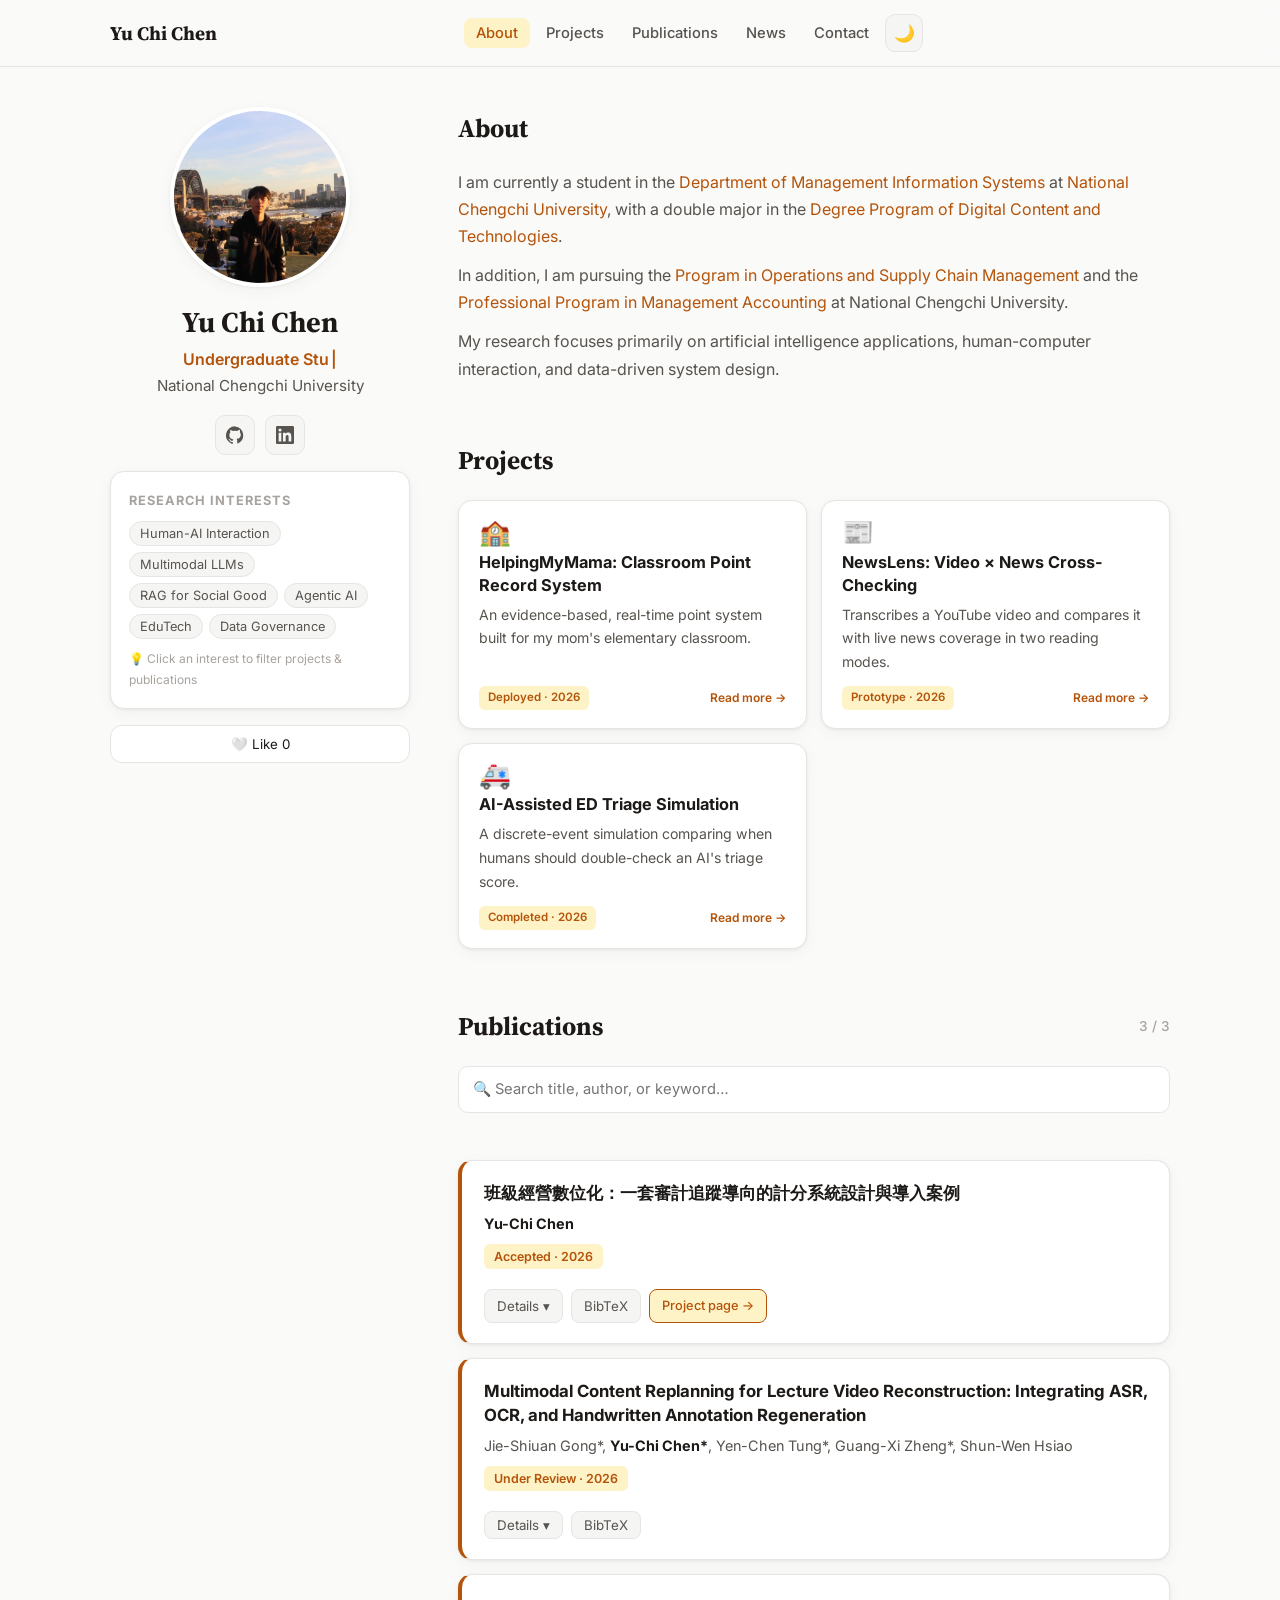
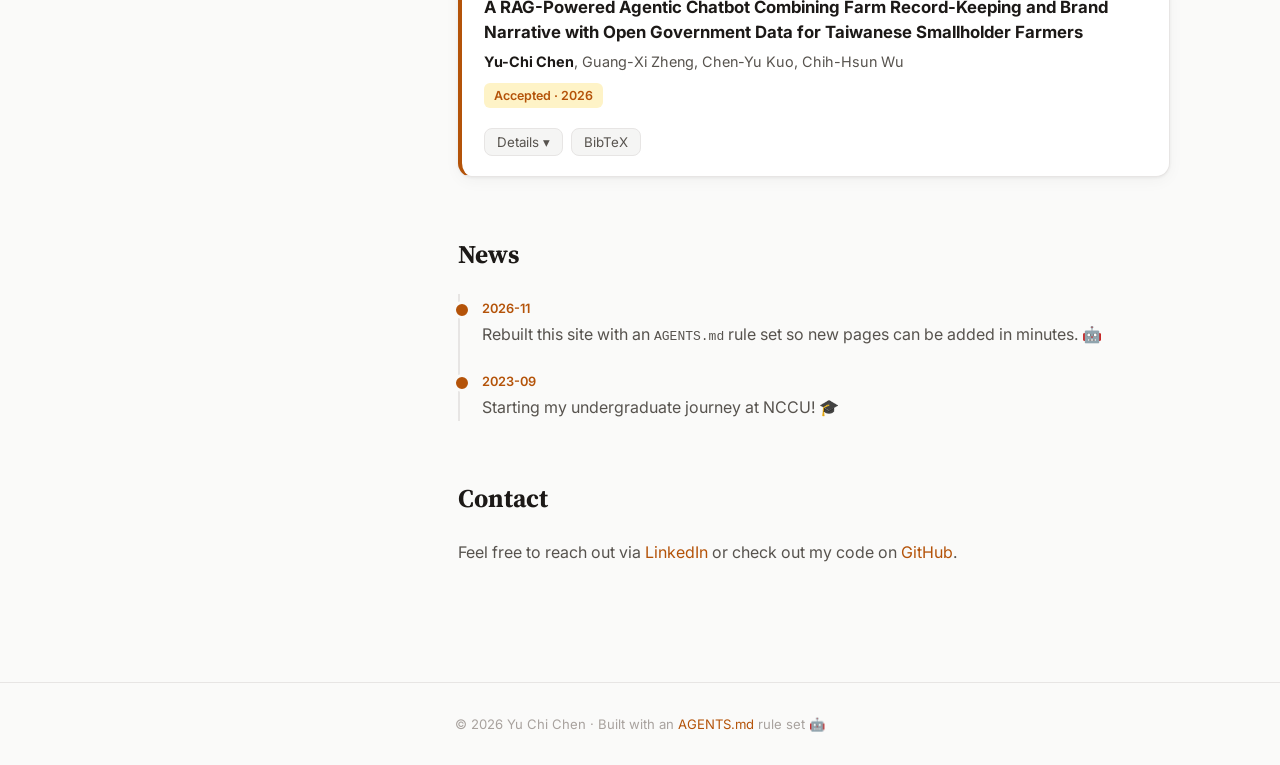
<file: index.html>
<!DOCTYPE html>
<html lang="en">
<head>
<meta charset="UTF-8">
<meta name="viewport" content="width=device-width, initial-scale=1">
<title>Yu Chi Chen</title>
<meta name="description" content="Undergraduate student at National Chengchi University.">
<link rel="preconnect" href="https://fonts.googleapis.com">
<link href="https://fonts.googleapis.com/css2?family=Inter:wght@400;500;600;700&family=Source+Serif+4:wght@600;700&display=swap" rel="stylesheet">
<link rel="stylesheet" href="assets/css/style.css">
</head>
<body data-page="home">

<header>
  <nav class="nav">
    <a class="brand" href="#about">Yu Chi Chen</a>
    <ul class="nav-links" id="navLinks">
      <li><a href="#about">About</a></li>
      <li><a href="#projects">Projects</a></li>
      <li><a href="#publications">Publications</a></li>
      <li><a href="#news">News</a></li>
      <li><a href="#contact">Contact</a></li>
      <li class="theme-li"><button class="icon-btn" id="themeBtn" title="Toggle dark mode" aria-label="Toggle dark mode">🌙</button></li>
    </ul>
    <div style="display:flex;gap:8px">
      <button class="icon-btn menu-btn" id="themeBtnMobile" aria-label="Toggle dark mode">🌙</button>
      <button class="icon-btn menu-btn" id="menuBtn" aria-label="Open menu">☰</button>
    </div>
  </nav>
</header>

<main>
  <!-- ===== Profile sidebar ===== -->
  <aside>
    <img class="avatar" id="avatar" src="bio.jpg" alt="Yu Chi Chen"
         onerror="this.outerHTML='<div class=&quot;avatar-fallback&quot; id=&quot;avatar&quot;>YC</div>';">
    <h1>Yu Chi Chen</h1>
    <div class="typed" id="typed"></div>
    <div class="affil">National Chengchi University</div>

    <div class="socials">
      <a href="https://github.com/ycchenn" target="_blank" rel="noopener" title="GitHub">
        <svg viewBox="0 0 24 24"><path d="M12 .5a12 12 0 0 0-3.8 23.4c.6.1.8-.3.8-.6v-2.1c-3.3.7-4-1.6-4-1.6-.6-1.4-1.4-1.8-1.4-1.8-1.1-.7.1-.7.1-.7 1.2.1 1.9 1.3 1.9 1.3 1.1 1.9 2.9 1.3 3.6 1 .1-.8.4-1.3.8-1.6-2.7-.3-5.5-1.3-5.5-6 0-1.3.5-2.4 1.3-3.2-.1-.3-.6-1.5.1-3.2 0 0 1-.3 3.3 1.2a11.5 11.5 0 0 1 6 0C17.3 4.6 18.3 5 18.3 5c.7 1.7.2 2.9.1 3.2.8.8 1.3 1.9 1.3 3.2 0 4.6-2.8 5.6-5.5 5.9.4.4.8 1.1.8 2.2v3.3c0 .3.2.7.8.6A12 12 0 0 0 12 .5Z"/></svg>
      </a>
      <a href="https://www.linkedin.com/in/yuchichen2005/" target="_blank" rel="noopener" title="LinkedIn">
        <svg viewBox="0 0 24 24"><path d="M20.4 20.5h-3.6v-5.6c0-1.3 0-3-1.8-3s-2.1 1.4-2.1 2.9v5.7H9.3V9h3.4v1.6c.5-.9 1.6-1.8 3.4-1.8 3.6 0 4.3 2.4 4.3 5.5v6.2ZM5.3 7.4a2.1 2.1 0 1 1 0-4.2 2.1 2.1 0 0 1 0 4.2ZM7.1 20.5H3.5V9h3.6v11.5ZM22.2 0H1.8C.8 0 0 .8 0 1.7v20.6c0 .9.8 1.7 1.8 1.7h20.4c1 0 1.8-.8 1.8-1.7V1.7C24 .8 23.2 0 22.2 0Z"/></svg>
      </a>
    </div>

    <div class="side-card">
      <h3>Research Interests</h3>
      <div class="chips" id="interestChips"></div>
      <p class="hint">💡 Click an interest to filter projects &amp; publications</p>
    </div>

    <button class="like-btn" id="likeBtn">🤍 Like <span id="likeCount">0</span></button>
  </aside>

  <!-- ===== Content (sections are filled from data/*.js) ===== -->
  <div>
    <section id="about" class="about reveal">
      <h2>About</h2>
      <p>I am currently a student in the <a href="https://mis2.nccu.edu.tw/" target="_blank" rel="noopener">Department of Management Information Systems</a> at <a href="https://www.nccu.edu.tw/" target="_blank" rel="noopener">National Chengchi University</a>, with a double major in the <a href="https://dct.nccu.edu.tw/" target="_blank" rel="noopener">Degree Program of Digital Content and Technologies</a>.</p>
      <p>In addition, I am pursuing the <a href="https://commerce.nccu.edu.tw/zh_tw/feature/feature6/DProgram2" target="_blank" rel="noopener">Program in Operations and Supply Chain Management</a> and the <a href="https://acct.nccu.edu.tw/zh_tw/Programs/CIMA" target="_blank" rel="noopener">Professional Program in Management Accounting</a> at National Chengchi University.</p>
      <p>My research focuses primarily on artificial intelligence applications, human-computer interaction, and data-driven system design.</p>
    </section>

    <section id="projects" class="reveal">
      <h2>Projects</h2>
      <div class="proj-grid" id="projList"></div>
    </section>

    <section id="publications" class="reveal">
      <h2>Publications <span style="font:500 .85rem Inter,sans-serif;color:var(--soft)" id="pubCount"></span></h2>
      <div class="pub-tools">
        <input class="search" id="search" type="search" placeholder="🔍 Search title, author, or keyword…">
      </div>
      <div class="filter-status" id="filterStatus"></div>
      <div id="pubList"></div>
      <div class="empty" id="empty">No publications match. Try another keyword 🙂</div>
    </section>

    <section id="news" class="reveal">
      <h2>News</h2>
      <div class="timeline" id="newsList"></div>
    </section>

    <section id="contact" class="reveal">
      <h2>Contact</h2>
      <p style="color:var(--muted)">Feel free to reach out via <a href="https://www.linkedin.com/in/yuchichen2005/" target="_blank" rel="noopener">LinkedIn</a> or check out my code on <a href="https://github.com/ycchenn" target="_blank" rel="noopener">GitHub</a>.</p>
    </section>
  </div>
</main>

<footer>
  © <span id="year"></span> Yu Chi Chen · Built with an <a href="https://github.com/ycchenn/personal_web/blob/main/AGENTS.md" target="_blank" rel="noopener">AGENTS.md</a> rule set 🤖
</footer>

<button class="icon-btn to-top" id="toTop" aria-label="Back to top">↑</button>
<div class="toast" id="toast"></div>

<!-- 載入順序固定：data → site.js → 頁面專屬 js（見 AGENTS.md §3） -->
<script src="data/profile.js"></script>
<script src="data/projects.js"></script>
<script src="data/publications.js"></script>
<script src="data/news.js"></script>
<script src="assets/js/site.js"></script>
<script src="assets/js/home.js"></script>
</body>
</html>
</file>
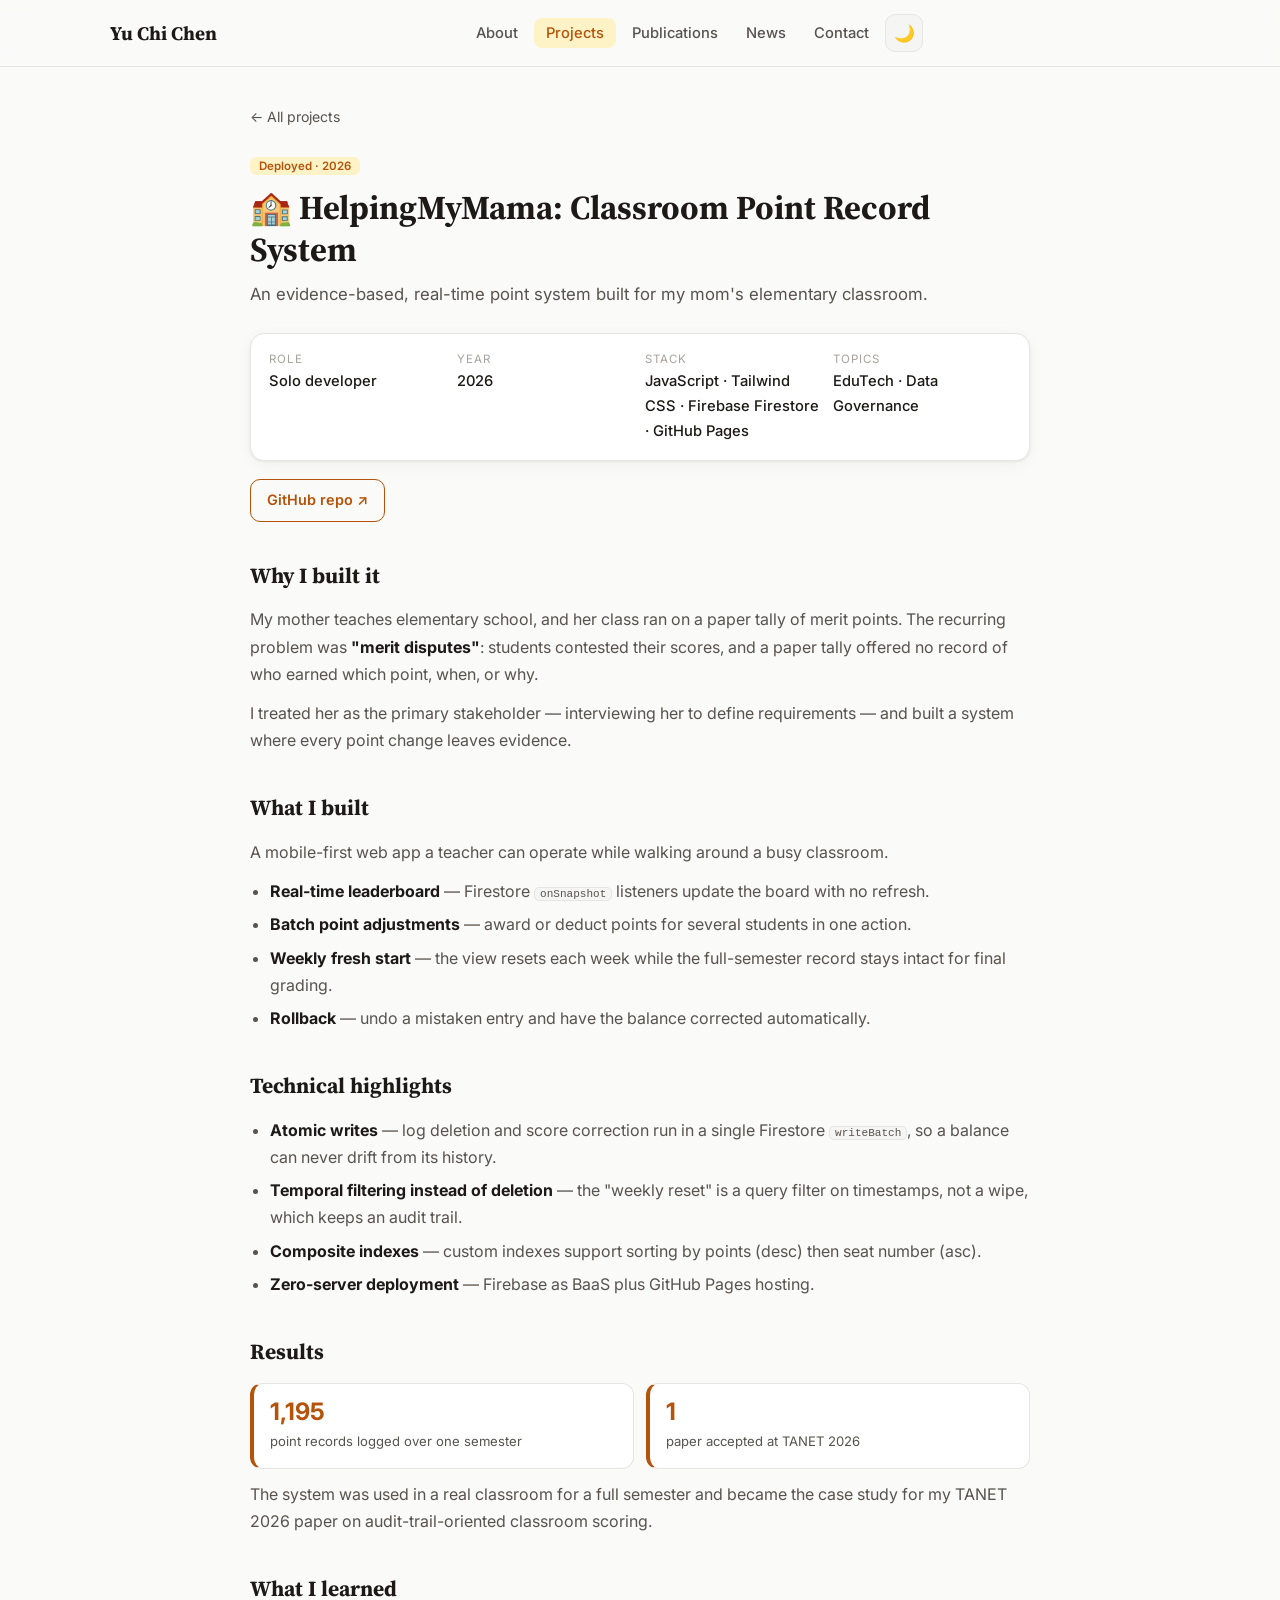
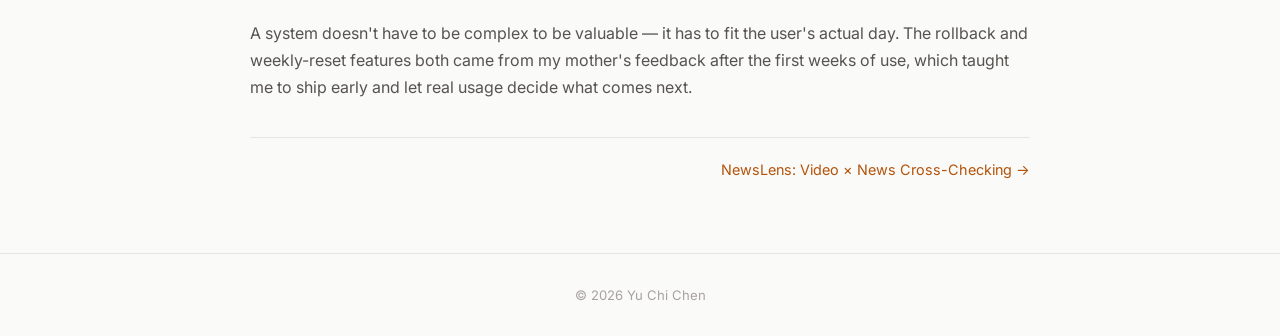
<file: projects/classpoints.html>
<!DOCTYPE html>
<html lang="en">
<head>
<meta charset="UTF-8">
<meta name="viewport" content="width=device-width, initial-scale=1">
<title>HelpingMyMama: Classroom Point Record System · Yu Chi Chen</title>
<link rel="preconnect" href="https://fonts.googleapis.com">
<link href="https://fonts.googleapis.com/css2?family=Inter:wght@400;500;600;700&family=Source+Serif+4:wght@600;700&display=swap" rel="stylesheet">
<link rel="stylesheet" href="../assets/css/style.css">
</head>
<body data-page="project" data-slug="classpoints">

<header>
  <nav class="nav">
    <a class="brand" href="../index.html">Yu Chi Chen</a>
    <ul class="nav-links" id="navLinks">
      <li><a href="../index.html#about">About</a></li>
      <li><a class="active" href="../index.html#projects">Projects</a></li>
      <li><a href="../index.html#publications">Publications</a></li>
      <li><a href="../index.html#news">News</a></li>
      <li><a href="../index.html#contact">Contact</a></li>
      <li class="theme-li"><button class="icon-btn" id="themeBtn" aria-label="Toggle dark mode">🌙</button></li>
    </ul>
    <div style="display:flex;gap:8px">
      <button class="icon-btn menu-btn" id="themeBtnMobile" aria-label="Toggle dark mode">🌙</button>
      <button class="icon-btn menu-btn" id="menuBtn" aria-label="Open menu">☰</button>
    </div>
  </nav>
</header>

<main class="page">
  <a class="back" href="../index.html#projects">← All projects</a>
  <div id="projectHero"></div>  <!-- 由 assets/js/project.js 依 data/projects.js 渲染 -->

  <section id="motivation" class="reveal">
    <h2>Why I built it</h2>
    <p>My mother teaches elementary school, and her class ran on a paper tally of merit points. The recurring problem was <b>"merit disputes"</b>: students contested their scores, and a paper tally offered no record of who earned which point, when, or why.</p>
    <p>I treated her as the primary stakeholder — interviewing her to define requirements — and built a system where every point change leaves evidence.</p>
  </section>

  <section id="what-i-built" class="reveal">
    <h2>What I built</h2>
    <p>A mobile-first web app a teacher can operate while walking around a busy classroom.</p>
    <ul>
      <li><b>Real-time leaderboard</b> — Firestore <code>onSnapshot</code> listeners update the board with no refresh.</li>
      <li><b>Batch point adjustments</b> — award or deduct points for several students in one action.</li>
      <li><b>Weekly fresh start</b> — the view resets each week while the full-semester record stays intact for final grading.</li>
      <li><b>Rollback</b> — undo a mistaken entry and have the balance corrected automatically.</li>
    </ul>
  </section>

  <section id="highlights" class="reveal">
    <h2>Technical highlights</h2>
    <ul>
      <li><b>Atomic writes</b> — log deletion and score correction run in a single Firestore <code>writeBatch</code>, so a balance can never drift from its history.</li>
      <li><b>Temporal filtering instead of deletion</b> — the "weekly reset" is a query filter on timestamps, not a wipe, which keeps an audit trail.</li>
      <li><b>Composite indexes</b> — custom indexes support sorting by points (desc) then seat number (asc).</li>
      <li><b>Zero-server deployment</b> — Firebase as BaaS plus GitHub Pages hosting.</li>
    </ul>
  </section>

  <section id="results" class="reveal">
    <h2>Results</h2>
    <div class="stat-row">
      <div class="stat"><b>1,195</b><span>point records logged over one semester</span></div>
      <div class="stat"><b>1</b><span>paper accepted at TANET 2026</span></div>
    </div>
    <p>The system was used in a real classroom for a full semester and became the case study for my TANET 2026 paper on audit-trail-oriented classroom scoring.</p>
  </section>

  <section id="reflection" class="reveal">
    <h2>What I learned</h2>
    <p>A system doesn't have to be complex to be valuable — it has to fit the user's actual day. The rollback and weekly-reset features both came from my mother's feedback after the first weeks of use, which taught me to ship early and let real usage decide what comes next.</p>
  </section>

  <nav class="pager" id="pager"></nav>  <!-- 上一篇 / 下一篇，自動產生 -->
</main>

<footer>© <span id="year"></span> Yu Chi Chen</footer>
<button class="icon-btn to-top" id="toTop" aria-label="Back to top">↑</button>
<div class="toast" id="toast"></div>

<script src="../data/projects.js"></script>
<script src="../assets/js/site.js"></script>
<script src="../assets/js/project.js"></script>
</body>
</html>
</file>
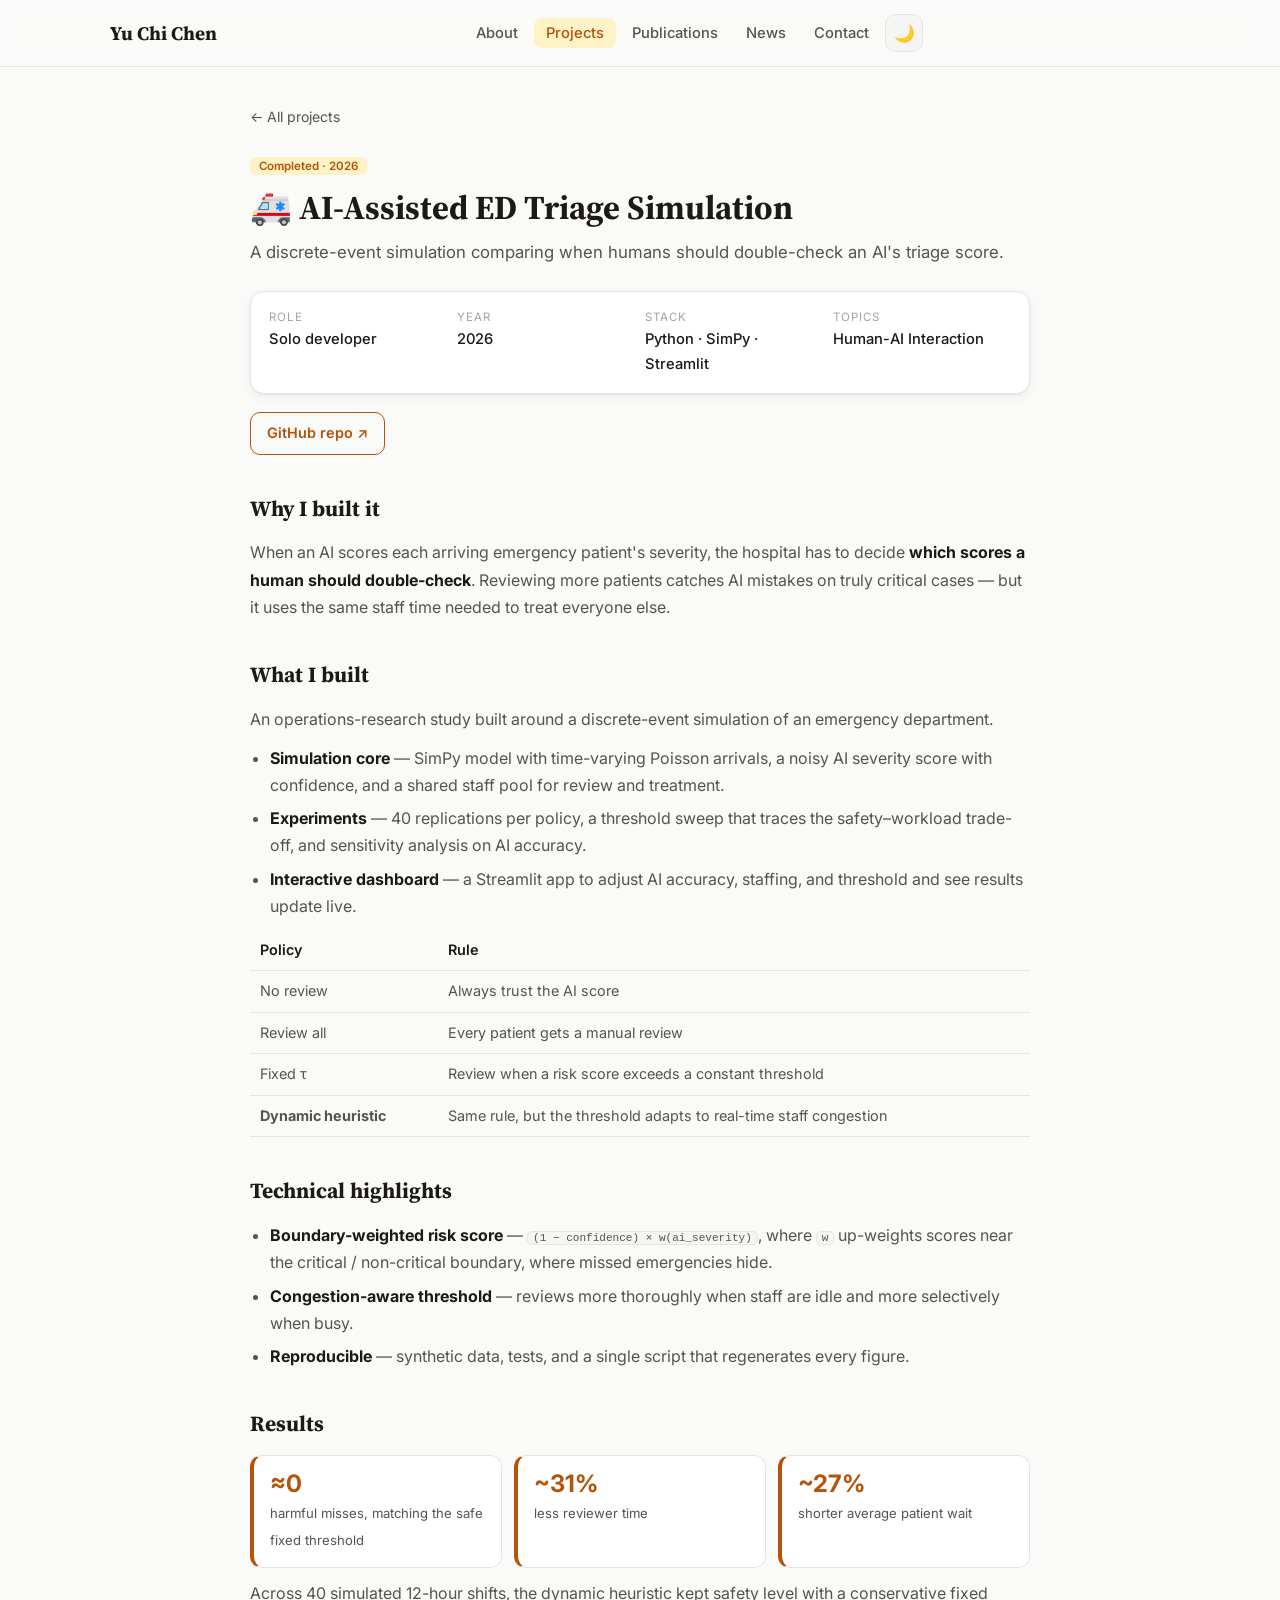
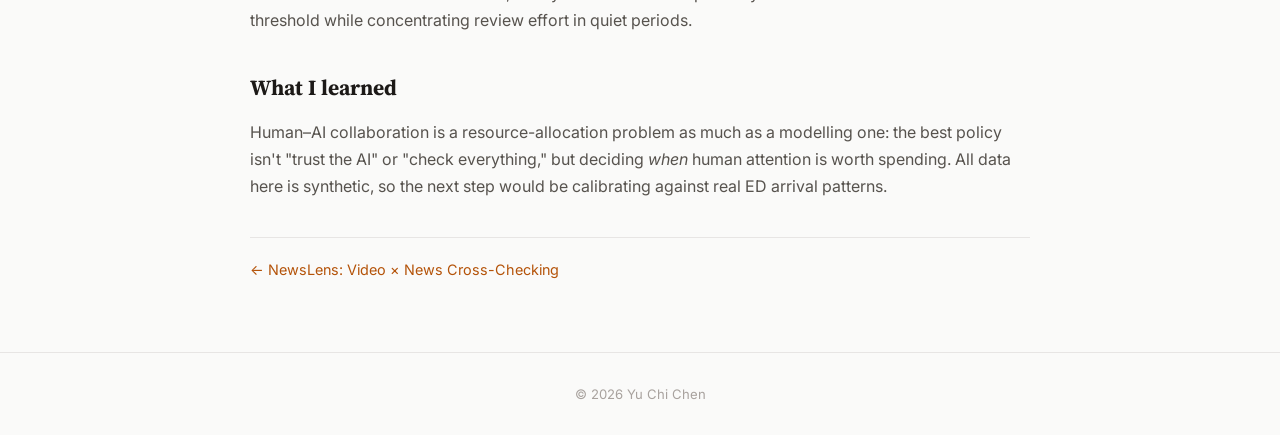
<file: projects/ed-triage.html>
<!DOCTYPE html>
<html lang="en">
<head>
<meta charset="UTF-8">
<meta name="viewport" content="width=device-width, initial-scale=1">
<title>AI-Assisted ED Triage Simulation · Yu Chi Chen</title>
<link rel="preconnect" href="https://fonts.googleapis.com">
<link href="https://fonts.googleapis.com/css2?family=Inter:wght@400;500;600;700&family=Source+Serif+4:wght@600;700&display=swap" rel="stylesheet">
<link rel="stylesheet" href="../assets/css/style.css">
</head>
<body data-page="project" data-slug="ed-triage">

<header>
  <nav class="nav">
    <a class="brand" href="../index.html">Yu Chi Chen</a>
    <ul class="nav-links" id="navLinks">
      <li><a href="../index.html#about">About</a></li>
      <li><a class="active" href="../index.html#projects">Projects</a></li>
      <li><a href="../index.html#publications">Publications</a></li>
      <li><a href="../index.html#news">News</a></li>
      <li><a href="../index.html#contact">Contact</a></li>
      <li class="theme-li"><button class="icon-btn" id="themeBtn" aria-label="Toggle dark mode">🌙</button></li>
    </ul>
    <div style="display:flex;gap:8px">
      <button class="icon-btn menu-btn" id="themeBtnMobile" aria-label="Toggle dark mode">🌙</button>
      <button class="icon-btn menu-btn" id="menuBtn" aria-label="Open menu">☰</button>
    </div>
  </nav>
</header>

<main class="page">
  <a class="back" href="../index.html#projects">← All projects</a>
  <div id="projectHero"></div>  <!-- 由 assets/js/project.js 依 data/projects.js 渲染 -->

  <section id="motivation" class="reveal">
    <h2>Why I built it</h2>
    <p>When an AI scores each arriving emergency patient's severity, the hospital has to decide <b>which scores a human should double-check</b>. Reviewing more patients catches AI mistakes on truly critical cases — but it uses the same staff time needed to treat everyone else.</p>
  </section>

  <section id="what-i-built" class="reveal">
    <h2>What I built</h2>
    <p>An operations-research study built around a discrete-event simulation of an emergency department.</p>
    <ul>
      <li><b>Simulation core</b> — SimPy model with time-varying Poisson arrivals, a noisy AI severity score with confidence, and a shared staff pool for review and treatment.</li>
      <li><b>Experiments</b> — 40 replications per policy, a threshold sweep that traces the safety–workload trade-off, and sensitivity analysis on AI accuracy.</li>
      <li><b>Interactive dashboard</b> — a Streamlit app to adjust AI accuracy, staffing, and threshold and see results update live.</li>
    </ul>
    <table>
      <tr><th>Policy</th><th>Rule</th></tr>
      <tr><td>No review</td><td>Always trust the AI score</td></tr>
      <tr><td>Review all</td><td>Every patient gets a manual review</td></tr>
      <tr><td>Fixed τ</td><td>Review when a risk score exceeds a constant threshold</td></tr>
      <tr><td><b>Dynamic heuristic</b></td><td>Same rule, but the threshold adapts to real-time staff congestion</td></tr>
    </table>
  </section>

  <section id="highlights" class="reveal">
    <h2>Technical highlights</h2>
    <ul>
      <li><b>Boundary-weighted risk score</b> — <code>(1 − confidence) × w(ai_severity)</code>, where <code>w</code> up-weights scores near the critical / non-critical boundary, where missed emergencies hide.</li>
      <li><b>Congestion-aware threshold</b> — reviews more thoroughly when staff are idle and more selectively when busy.</li>
      <li><b>Reproducible</b> — synthetic data, tests, and a single script that regenerates every figure.</li>
    </ul>
  </section>

  <section id="results" class="reveal">
    <h2>Results</h2>
    <div class="stat-row">
      <div class="stat"><b>≈0</b><span>harmful misses, matching the safe fixed threshold</span></div>
      <div class="stat"><b>~31%</b><span>less reviewer time</span></div>
      <div class="stat"><b>~27%</b><span>shorter average patient wait</span></div>
    </div>
    <p>Across 40 simulated 12-hour shifts, the dynamic heuristic kept safety level with a conservative fixed threshold while concentrating review effort in quiet periods.</p>
  </section>

  <section id="reflection" class="reveal">
    <h2>What I learned</h2>
    <p>Human–AI collaboration is a resource-allocation problem as much as a modelling one: the best policy isn't "trust the AI" or "check everything," but deciding <i>when</i> human attention is worth spending. All data here is synthetic, so the next step would be calibrating against real ED arrival patterns.</p>
  </section>

  <nav class="pager" id="pager"></nav>  <!-- 上一篇 / 下一篇，自動產生 -->
</main>

<footer>© <span id="year"></span> Yu Chi Chen</footer>
<button class="icon-btn to-top" id="toTop" aria-label="Back to top">↑</button>
<div class="toast" id="toast"></div>

<script src="../data/projects.js"></script>
<script src="../assets/js/site.js"></script>
<script src="../assets/js/project.js"></script>
</body>
</html>
</file>
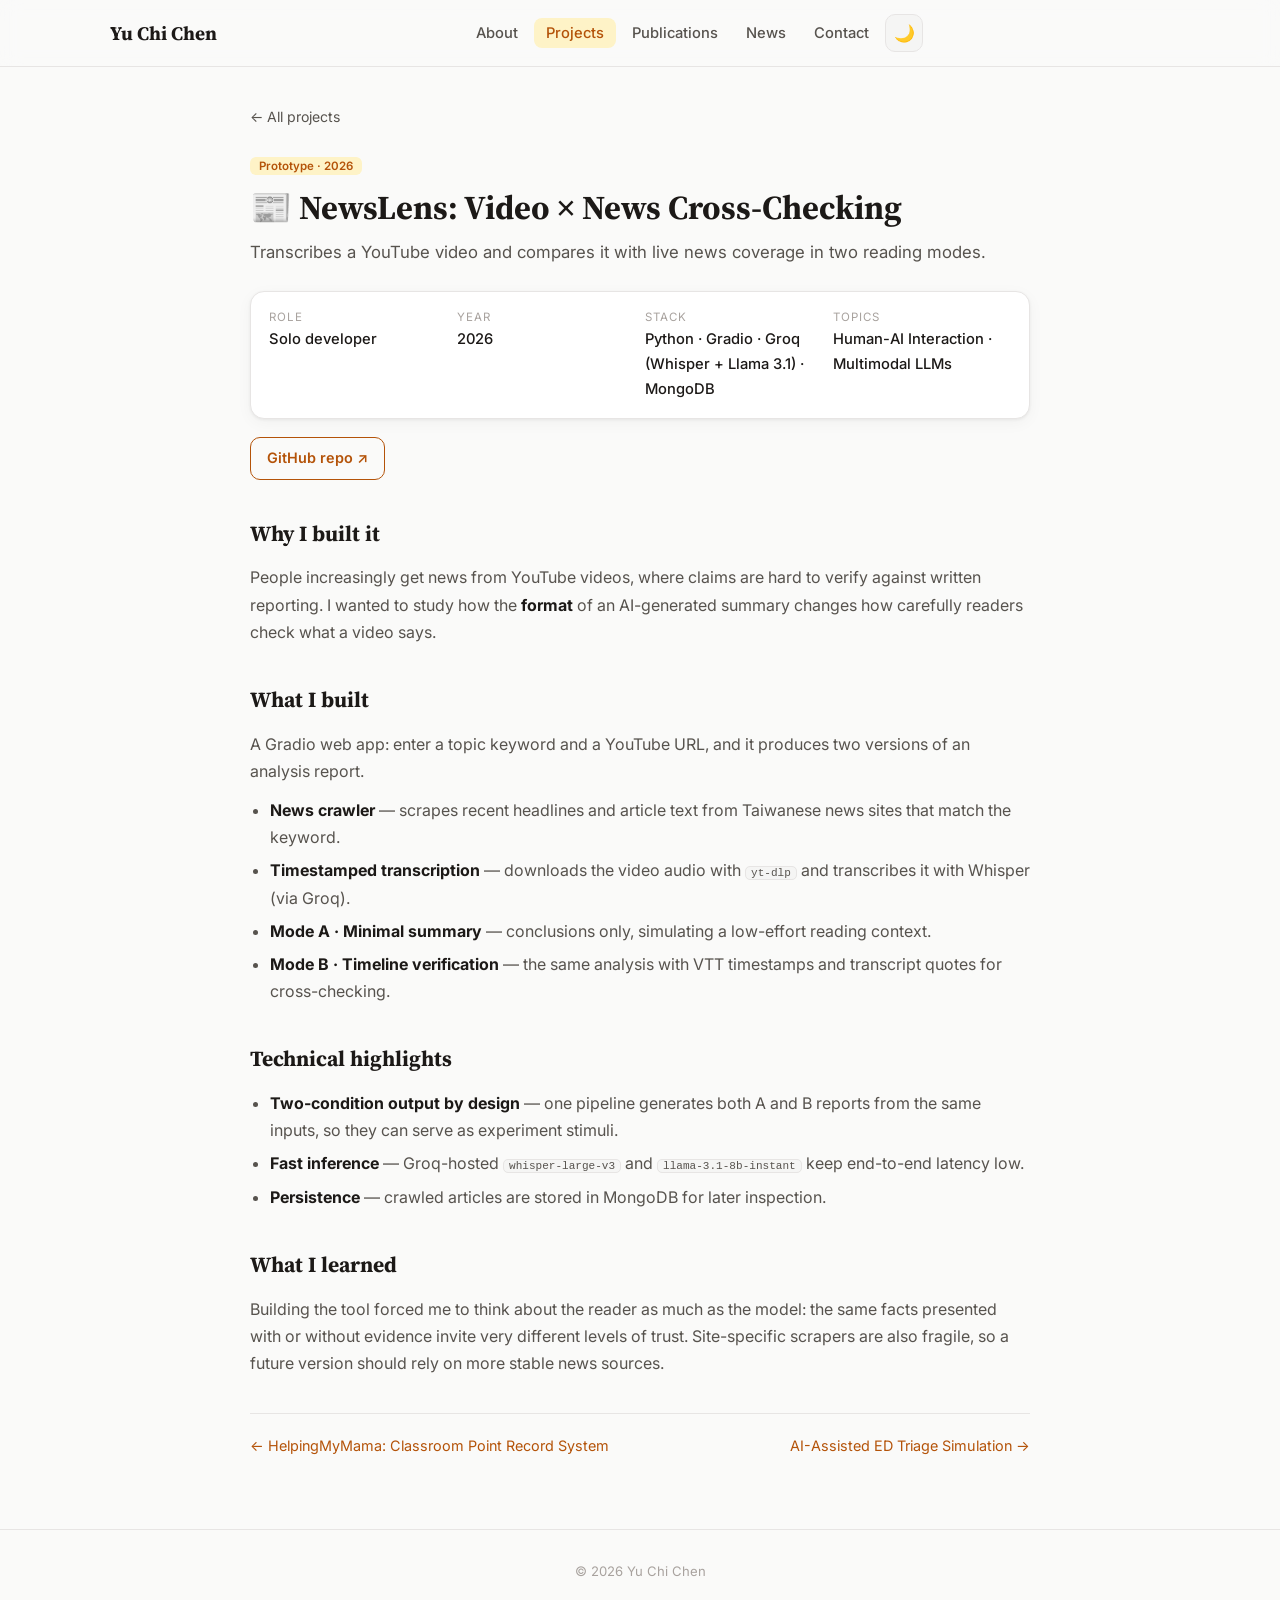
<file: projects/newslens.html>
<!DOCTYPE html>
<html lang="en">
<head>
<meta charset="UTF-8">
<meta name="viewport" content="width=device-width, initial-scale=1">
<title>NewsLens: Video × News Cross-Checking · Yu Chi Chen</title>
<link rel="preconnect" href="https://fonts.googleapis.com">
<link href="https://fonts.googleapis.com/css2?family=Inter:wght@400;500;600;700&family=Source+Serif+4:wght@600;700&display=swap" rel="stylesheet">
<link rel="stylesheet" href="../assets/css/style.css">
</head>
<body data-page="project" data-slug="newslens">

<header>
  <nav class="nav">
    <a class="brand" href="../index.html">Yu Chi Chen</a>
    <ul class="nav-links" id="navLinks">
      <li><a href="../index.html#about">About</a></li>
      <li><a class="active" href="../index.html#projects">Projects</a></li>
      <li><a href="../index.html#publications">Publications</a></li>
      <li><a href="../index.html#news">News</a></li>
      <li><a href="../index.html#contact">Contact</a></li>
      <li class="theme-li"><button class="icon-btn" id="themeBtn" aria-label="Toggle dark mode">🌙</button></li>
    </ul>
    <div style="display:flex;gap:8px">
      <button class="icon-btn menu-btn" id="themeBtnMobile" aria-label="Toggle dark mode">🌙</button>
      <button class="icon-btn menu-btn" id="menuBtn" aria-label="Open menu">☰</button>
    </div>
  </nav>
</header>

<main class="page">
  <a class="back" href="../index.html#projects">← All projects</a>
  <div id="projectHero"></div>  <!-- 由 assets/js/project.js 依 data/projects.js 渲染 -->

  <section id="motivation" class="reveal">
    <h2>Why I built it</h2>
    <p>People increasingly get news from YouTube videos, where claims are hard to verify against written reporting. I wanted to study how the <b>format</b> of an AI-generated summary changes how carefully readers check what a video says.</p>
  </section>

  <section id="what-i-built" class="reveal">
    <h2>What I built</h2>
    <p>A Gradio web app: enter a topic keyword and a YouTube URL, and it produces two versions of an analysis report.</p>
    <ul>
      <li><b>News crawler</b> — scrapes recent headlines and article text from Taiwanese news sites that match the keyword.</li>
      <li><b>Timestamped transcription</b> — downloads the video audio with <code>yt-dlp</code> and transcribes it with Whisper (via Groq).</li>
      <li><b>Mode A · Minimal summary</b> — conclusions only, simulating a low-effort reading context.</li>
      <li><b>Mode B · Timeline verification</b> — the same analysis with VTT timestamps and transcript quotes for cross-checking.</li>
    </ul>
  </section>

  <section id="highlights" class="reveal">
    <h2>Technical highlights</h2>
    <ul>
      <li><b>Two-condition output by design</b> — one pipeline generates both A and B reports from the same inputs, so they can serve as experiment stimuli.</li>
      <li><b>Fast inference</b> — Groq-hosted <code>whisper-large-v3</code> and <code>llama-3.1-8b-instant</code> keep end-to-end latency low.</li>
      <li><b>Persistence</b> — crawled articles are stored in MongoDB for later inspection.</li>
    </ul>
  </section>

  <section id="reflection" class="reveal">
    <h2>What I learned</h2>
    <p>Building the tool forced me to think about the reader as much as the model: the same facts presented with or without evidence invite very different levels of trust. Site-specific scrapers are also fragile, so a future version should rely on more stable news sources.</p>
  </section>

  <nav class="pager" id="pager"></nav>  <!-- 上一篇 / 下一篇，自動產生 -->
</main>

<footer>© <span id="year"></span> Yu Chi Chen</footer>
<button class="icon-btn to-top" id="toTop" aria-label="Back to top">↑</button>
<div class="toast" id="toast"></div>

<script src="../data/projects.js"></script>
<script src="../assets/js/site.js"></script>
<script src="../assets/js/project.js"></script>
</body>
</html>
</file>
<file: assets/css/style.css>
:root {
    --bg: #fafaf9;
    --card: #ffffff;
    --text: #1c1917;
    --muted: #57534e;
    --soft: #a8a29e;
    --border: #e7e5e4;
    --accent: #b45309;
    --accent-soft: #fef3c7;
    --chip: #f5f5f4;
    --shadow: 0 1px 3px rgba(0,0,0,.06), 0 4px 16px rgba(0,0,0,.04);
  }
  :root[data-theme="dark"] {
    --bg: #0c0a09;
    --card: #1c1917;
    --text: #f5f5f4;
    --muted: #d6d3d1;
    --soft: #78716c;
    --border: #292524;
    --accent: #f59e0b;
    --accent-soft: #451a03;
    --chip: #292524;
    --shadow: 0 1px 3px rgba(0,0,0,.4);
  }
  * { box-sizing: border-box; margin: 0; padding: 0; }
  html { scroll-behavior: smooth; }
  body {
    font-family: "Inter", system-ui, -apple-system, "Noto Sans TC", sans-serif;
    background: var(--bg);
    color: var(--text);
    line-height: 1.7;
    transition: background .3s, color .3s;
  }
  a { color: var(--accent); text-decoration: none; }
  a:hover { text-decoration: underline; }

  /* ---------- Nav ---------- */
  header {
    position: sticky; top: 0; z-index: 50;
    background: color-mix(in srgb, var(--bg) 85%, transparent);
    backdrop-filter: blur(10px);
    border-bottom: 1px solid var(--border);
  }
  .nav {
    max-width: 1100px; margin: 0 auto; padding: 14px 20px;
    display: flex; align-items: center; justify-content: space-between; gap: 16px;
  }
  .brand { font-family: "Source Serif 4", serif; font-weight: 700; font-size: 1.2rem; color: var(--text); }
  .brand:hover { text-decoration: none; color: var(--accent); }
  .nav-links { display: flex; gap: 4px; list-style: none; align-items: center; }
  .nav-links a {
    color: var(--muted); font-size: .92rem; font-weight: 500;
    padding: 6px 12px; border-radius: 8px; transition: .2s;
  }
  .nav-links a:hover, .nav-links a.active { color: var(--accent); background: var(--accent-soft); text-decoration: none; }
  .icon-btn {
    background: var(--chip); border: 1px solid var(--border); color: var(--text);
    width: 38px; height: 38px; border-radius: 10px; cursor: pointer;
    display: grid; place-items: center; font-size: 1.05rem; transition: .2s;
  }
  .icon-btn:hover { border-color: var(--accent); transform: rotate(-10deg); }
  .menu-btn { display: none; }

  /* ---------- Layout ---------- */
  main {
    max-width: 1100px; margin: 0 auto; padding: 40px 20px 60px;
    display: grid; grid-template-columns: 300px 1fr; gap: 48px;
  }
  aside { position: sticky; top: 90px; align-self: start; text-align: center; }
  .avatar {
    width: 180px; height: 180px; border-radius: 50%; object-fit: cover;
    border: 4px solid var(--card); box-shadow: var(--shadow); margin: 0 auto 18px;
    display: block; cursor: pointer; transition: transform .4s;
  }
  .avatar:hover { transform: scale(1.04) rotate(2deg); }
  .avatar-fallback {
    width: 180px; height: 180px; border-radius: 50%; margin: 0 auto 18px;
    background: var(--accent); color: #fff; font-size: 3.5rem; font-weight: 700;
    display: grid; place-items: center; cursor: pointer;
  }
  aside h1 { font-family: "Source Serif 4", serif; font-size: 1.8rem; line-height: 1.2; }
  .typed { color: var(--accent); font-weight: 600; min-height: 1.7em; margin-top: 6px; }
  .typed::after { content: "|"; animation: blink 1s steps(1) infinite; margin-left: 2px; }
  @keyframes blink { 50% { opacity: 0; } }
  .affil { color: var(--muted); font-size: .95rem; }
  .socials { display: flex; justify-content: center; gap: 10px; margin: 16px 0; }
  .socials a {
    width: 40px; height: 40px; border-radius: 10px; display: grid; place-items: center;
    background: var(--chip); border: 1px solid var(--border); color: var(--muted); transition: .2s;
  }
  .socials a:hover { color: var(--accent); border-color: var(--accent); transform: translateY(-2px); }
  .socials svg { width: 18px; height: 18px; fill: currentColor; }

  .side-card {
    background: var(--card); border: 1px solid var(--border); border-radius: 14px;
    padding: 18px; text-align: left; box-shadow: var(--shadow); margin-top: 8px;
  }
  .side-card h3 { font-size: .8rem; text-transform: uppercase; letter-spacing: .08em; color: var(--soft); margin-bottom: 10px; }
  .side-card .hint { font-size: .75rem; color: var(--soft); margin-top: 10px; }
  .chips { display: flex; flex-wrap: wrap; gap: 6px; }
  .chip {
    background: var(--chip); border: 1px solid var(--border); color: var(--muted);
    font-size: .8rem; padding: 4px 10px; border-radius: 999px; cursor: pointer;
    font-family: inherit; transition: .2s;
  }
  .chip:hover { border-color: var(--accent); color: var(--accent); }
  .chip.on { background: var(--accent); color: #fff; border-color: var(--accent); }

  .like-btn {
    margin-top: 16px; width: 100%; padding: 10px; border-radius: 12px; cursor: pointer;
    border: 1px solid var(--border); background: var(--card); color: var(--text);
    font: 600 .95rem inherit; font-family: inherit; position: relative; transition: .2s;
  }
  .like-btn:hover { border-color: #e11d48; }
  .like-btn.liked { background: #fff1f2; border-color: #e11d48; color: #e11d48; }
  :root[data-theme="dark"] .like-btn.liked { background: #4c0519; }
  .heart-pop {
    position: fixed; pointer-events: none; font-size: 1.2rem; z-index: 999;
    animation: floatUp 1s ease-out forwards;
  }
  @keyframes floatUp { to { transform: translate(var(--dx), -90px) scale(1.4); opacity: 0; } }

  /* ---------- Sections ---------- */
  section { margin-bottom: 56px; scroll-margin-top: 90px; }
  section h2 {
    font-family: "Source Serif 4", serif; font-size: 1.6rem; margin-bottom: 18px;
    display: flex; align-items: center; justify-content: space-between; gap: 12px;
  }
  .about p { color: var(--muted); margin-bottom: 12px; }
  .reveal { opacity: 0; transform: translateY(20px); transition: .7s ease; }
  .reveal.show { opacity: 1; transform: none; }

  .pub-tools { display: flex; gap: 10px; flex-wrap: wrap; margin-bottom: 16px; }
  .search {
    flex: 1; min-width: 200px; padding: 10px 14px; border-radius: 10px;
    border: 1px solid var(--border); background: var(--card); color: var(--text); font: inherit; font-size: .92rem;
  }
  .search:focus { outline: 2px solid var(--accent); outline-offset: 1px; }
  .filter-status { font-size: .85rem; color: var(--soft); margin-bottom: 12px; min-height: 1.4em; }
  .filter-status button { background: none; border: none; color: var(--accent); cursor: pointer; font: inherit; text-decoration: underline; }

  .pub {
    background: var(--card); border: 1px solid var(--border); border-radius: 14px;
    padding: 20px 22px; margin-bottom: 14px; box-shadow: var(--shadow);
    transition: transform .25s, border-color .25s, opacity .3s;
    border-left: 4px solid var(--accent);
  }
  .pub:hover { transform: translateY(-3px); }
  .pub.hidden { display: none; }
  .pub h3 { font-size: 1.05rem; line-height: 1.45; margin-bottom: 6px; }
  .pub .authors { color: var(--muted); font-size: .9rem; }
  .pub .authors b { color: var(--text); }
  .pub .venue { display: inline-block; font-size: .78rem; font-weight: 600; margin: 8px 0; padding: 2px 10px; border-radius: 6px; background: var(--accent-soft); color: var(--accent); }
  .pub .desc { color: var(--muted); font-size: .92rem; }
  .pub .tags { display: flex; flex-wrap: wrap; gap: 6px; margin-top: 10px; }
  .pub .tags span { font-size: .72rem; color: var(--soft); border: 1px dashed var(--border); padding: 1px 8px; border-radius: 999px; }
  .pub-actions { display: flex; gap: 8px; margin-top: 12px; }
  .pub-actions button {
    font: 500 .8rem inherit; font-family: inherit; padding: 5px 12px; border-radius: 8px; cursor: pointer;
    background: var(--chip); color: var(--muted); border: 1px solid var(--border); transition: .2s;
  }
  .pub-actions button:hover, .pub-actions button.open { color: var(--accent); border-color: var(--accent); }
  .bib {
    max-height: 0; overflow: hidden; transition: max-height .35s ease;
  }
  .bib.open { max-height: 400px; }
  .bib pre {
    margin-top: 12px; background: var(--chip); border: 1px solid var(--border); border-radius: 10px;
    padding: 14px; font-size: .78rem; overflow-x: auto; position: relative; color: var(--text);
  }
  .copy-btn {
    position: absolute; top: 8px; right: 8px; font: 500 .72rem inherit; font-family: inherit;
    padding: 3px 9px; border-radius: 6px; border: 1px solid var(--border);
    background: var(--card); color: var(--muted); cursor: pointer;
  }
  .empty { text-align: center; color: var(--soft); padding: 30px; border: 1px dashed var(--border); border-radius: 14px; display: none; }

  .timeline { border-left: 2px solid var(--border); padding-left: 22px; }
  .news-item { position: relative; margin-bottom: 18px; }
  .news-item::before {
    content: ""; position: absolute; left: -29px; top: 7px; width: 12px; height: 12px;
    border-radius: 50%; background: var(--accent); border: 3px solid var(--bg);
  }
  .news-item time { font-size: .8rem; font-weight: 600; color: var(--accent); }
  .news-item p { color: var(--muted); }

  footer { text-align: center; color: var(--soft); font-size: .82rem; padding: 30px 20px; border-top: 1px solid var(--border); }

  .to-top {
    position: fixed; right: 20px; bottom: 20px; opacity: 0; pointer-events: none; transition: .3s;
  }
  .to-top.show { opacity: 1; pointer-events: auto; }

  .toast {
    position: fixed; left: 50%; bottom: 30px; transform: translate(-50%, 80px);
    background: var(--text); color: var(--bg); padding: 10px 18px; border-radius: 10px;
    font-size: .9rem; transition: .35s; z-index: 200; opacity: 0;
  }
  .toast.show { transform: translate(-50%, 0); opacity: 1; }

  .confetti { position: fixed; top: -10px; width: 8px; height: 14px; z-index: 300; pointer-events: none; animation: fall linear forwards; }
  @keyframes fall { to { transform: translateY(105vh) rotate(720deg); } }

  /* ---------- Mobile ---------- */
  @media (max-width: 860px) {
    main { grid-template-columns: 1fr; gap: 32px; padding-top: 28px; }
    aside { position: static; }
    .menu-btn { display: grid; }
    .nav-links {
      position: absolute; top: 100%; left: 0; right: 0; flex-direction: column; align-items: stretch;
      background: var(--bg); border-bottom: 1px solid var(--border); padding: 8px 16px 14px;
      display: none;
    }
    .nav-links.open { display: flex; }
    .nav-links .theme-li { display: none; }
  }
  
  html, body { overflow-x: hidden; max-width: 100%; }
  main > * { min-width: 0; }
  .bib pre { white-space: pre-wrap; word-break: break-word; }
  .pub h3, .about p, .desc { overflow-wrap: anywhere; }
  img, svg { max-width: 100%; }

    .pub-meta { display: flex; flex-direction: column; align-items: flex-start; gap: 6px; margin: 8px 0; }
  .pub-meta .venue { margin: 0; }
  .pub-meta .conf, .pub-meta .role {
    font-size: .78rem; font-weight: 600; padding: 2px 10px; border-radius: 6px;
    border: 1px solid var(--border); background: var(--chip); color: var(--muted);
  }
  .pub-meta .conf { color: var(--text); }

  .details { display: grid; grid-template-rows: 0fr; transition: grid-template-rows .35s ease; }
  .details > div { overflow: hidden; }
  .details.open { grid-template-rows: 1fr; }
  .details .pub-meta { margin-top: 6px; }


  /* =====================================================================
     Projects (home cards)  — added in v2 (see AGENTS.md §4)
     ===================================================================== */
  .proj-grid { display: grid; grid-template-columns: repeat(auto-fill, minmax(260px, 1fr)); gap: 14px; }
  .proj-card {
    display: flex; flex-direction: column; gap: 6px; color: var(--text);
    background: var(--card); border: 1px solid var(--border); border-radius: 14px;
    padding: 18px 20px; box-shadow: var(--shadow); transition: transform .25s, border-color .25s;
  }
  .proj-card:hover { transform: translateY(-3px); border-color: var(--accent); text-decoration: none; }
  .proj-card .emoji { font-size: 1.6rem; line-height: 1; }
  .proj-card h3 { font-size: 1.02rem; line-height: 1.4; }
  .proj-card p { color: var(--muted); font-size: .88rem; flex: 1; }
  .proj-card .meta { display: flex; justify-content: space-between; align-items: center; font-size: .75rem; color: var(--soft); margin-top: 6px; }
  .proj-card .go { color: var(--accent); font-weight: 600; }
  .status { font-size: .72rem; font-weight: 600; padding: 2px 9px; border-radius: 6px; background: var(--accent-soft); color: var(--accent); }

  /* =====================================================================
     Project detail pages (projects/*.html)
     ===================================================================== */
  .page { max-width: 820px; margin: 0 auto; padding: 36px 20px 70px; display: block; }
  .back { display: inline-block; font-size: .88rem; color: var(--muted); margin-bottom: 22px; }
  .hero h1 { font-family: "Source Serif 4", serif; font-size: 2.1rem; line-height: 1.25; margin: 8px 0 10px; }
  .hero .tagline { color: var(--muted); font-size: 1.05rem; }
  .facts {
    display: grid; grid-template-columns: repeat(auto-fit, minmax(170px, 1fr)); gap: 10px;
    margin: 24px 0 8px; padding: 16px 18px; background: var(--card);
    border: 1px solid var(--border); border-radius: 14px; box-shadow: var(--shadow);
  }
  .facts dt { font-size: .72rem; text-transform: uppercase; letter-spacing: .08em; color: var(--soft); }
  .facts dd { font-size: .92rem; font-weight: 500; }
  .links { display: flex; gap: 10px; flex-wrap: wrap; margin: 18px 0 36px; }
  .btn {
    display: inline-flex; align-items: center; gap: 6px; padding: 8px 16px; border-radius: 10px;
    font-weight: 600; font-size: .9rem; border: 1px solid var(--accent); color: var(--accent);
  }
  .btn.primary { background: var(--accent); color: #fff; }
  .btn:hover { text-decoration: none; transform: translateY(-1px); }
  .page section h2 { font-size: 1.35rem; margin-bottom: 12px; }
  .page section { margin-bottom: 36px; }
  .page section p, .page section li { color: var(--muted); }
  .page section ul { padding-left: 20px; }
  .page section li { margin-bottom: 6px; }
  .page section li b, .page section p b { color: var(--text); }
  .stat-row { display: grid; grid-template-columns: repeat(auto-fit, minmax(150px, 1fr)); gap: 12px; margin: 12px 0; }
  .stat { background: var(--card); border: 1px solid var(--border); border-left: 4px solid var(--accent); border-radius: 12px; padding: 14px 16px; }
  .stat b { display: block; font-size: 1.5rem; color: var(--accent); line-height: 1.2; }
  .stat span { font-size: .82rem; color: var(--muted); }
  .page table { width: 100%; border-collapse: collapse; font-size: .9rem; margin: 10px 0; }
  .page th, .page td { text-align: left; padding: 8px 10px; border-bottom: 1px solid var(--border); }
  .page th { color: var(--text); font-weight: 600; }
  .page td { color: var(--muted); }
  .page code { background: var(--chip); border: 1px solid var(--border); border-radius: 5px; padding: 0 5px; font-size: .85em; }
  .pager { display: flex; justify-content: space-between; gap: 12px; border-top: 1px solid var(--border); padding-top: 20px; font-size: .9rem; }
  .pager a { max-width: 48%; }
  .pager .next { text-align: right; margin-left: auto; }
  .pub-actions .pub-link {
    font-family: inherit; font-size: .8rem; font-weight: 500; padding: 5px 12px; border-radius: 8px;
    background: var(--accent-soft); color: var(--accent); border: 1px solid var(--accent);
  }
  .pub-actions .pub-link:hover { text-decoration: none; }
  .page section p + p, .page section p + ul, .page section ul + p,
  .page section table + p, .page section .stat-row + p { margin-top: 12px; }
</file>
